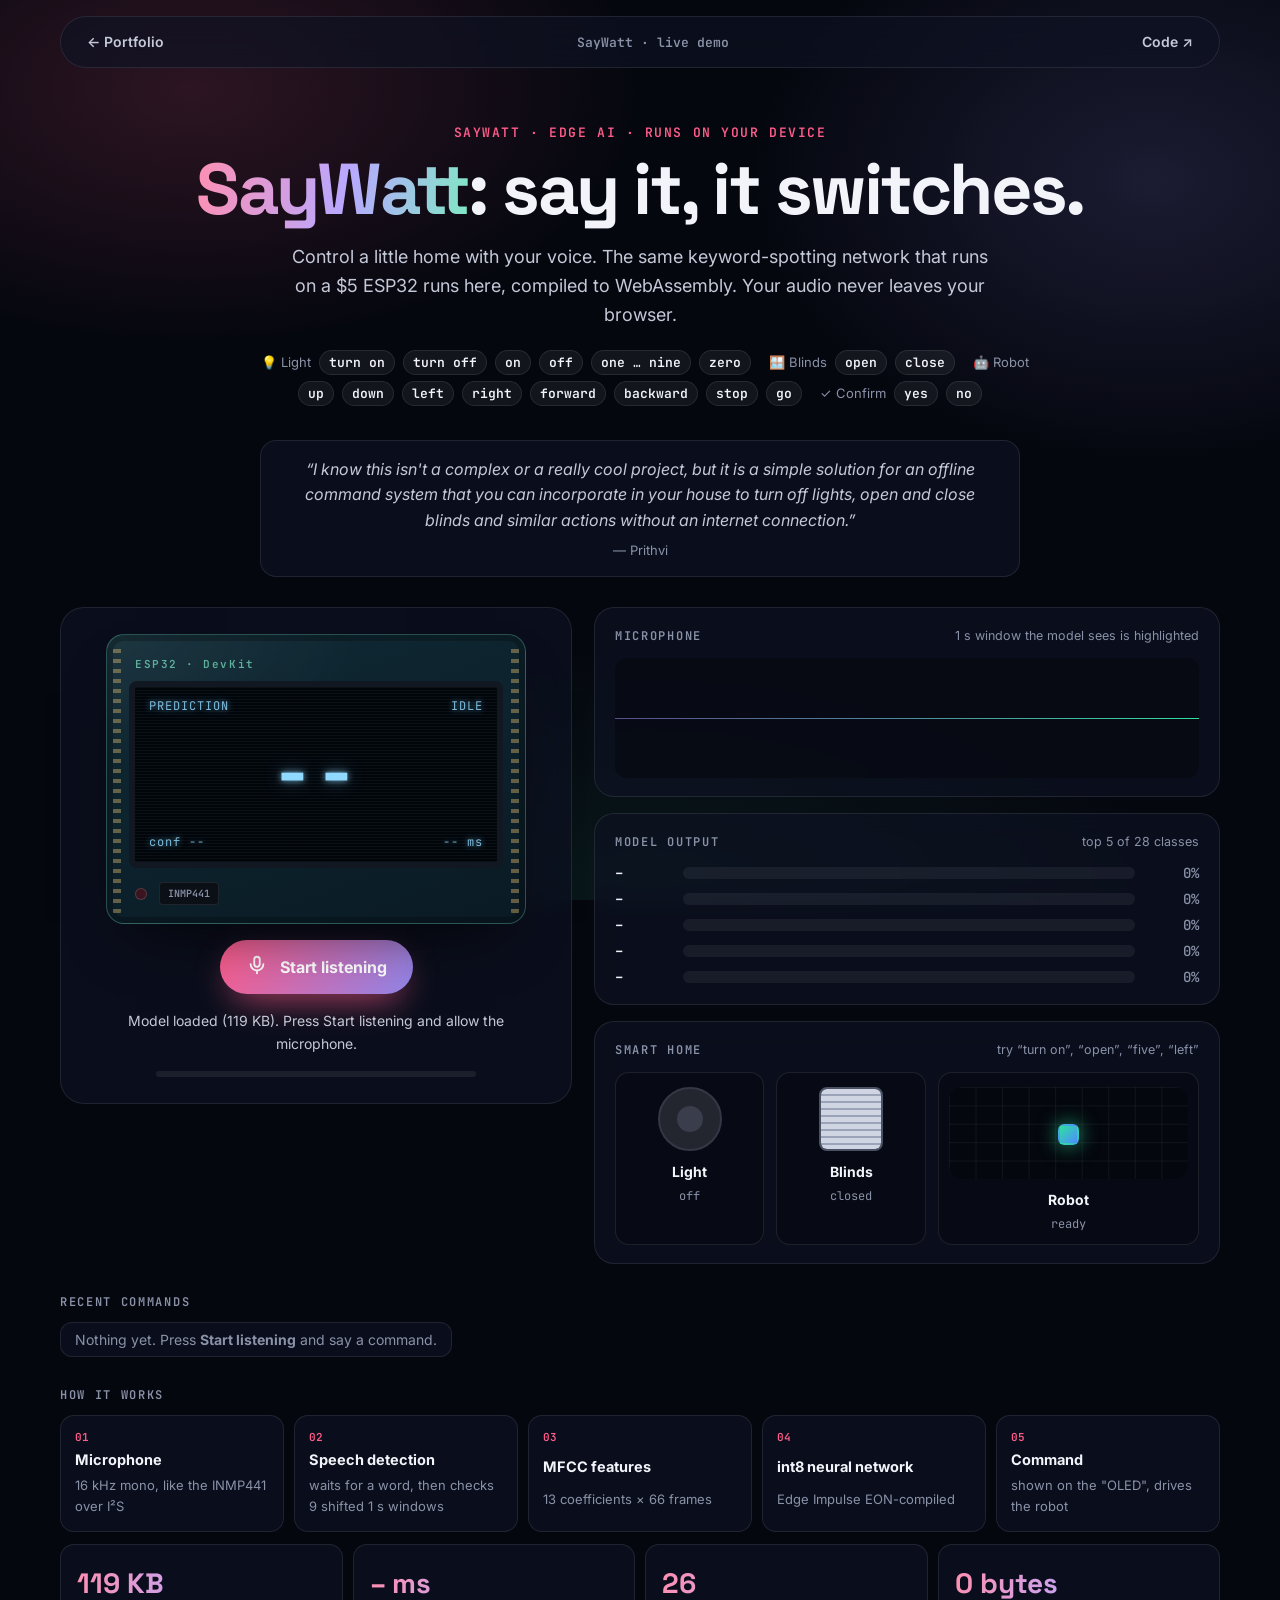
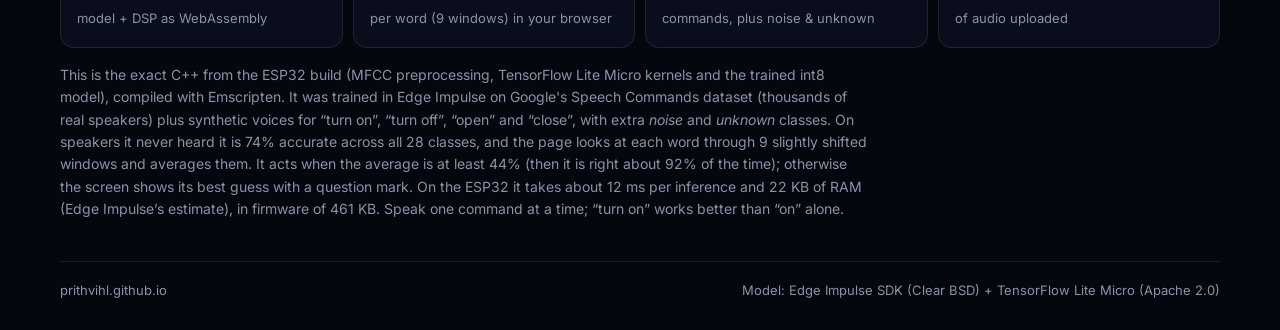
<file: voice/index.html>
<!doctype html>
<html lang="en">
  <head>
    <meta charset="utf-8" />
    <meta name="viewport" content="width=device-width, initial-scale=1" />
    <title>SayWatt · Offline voice commands · Live demo</title>
    <meta
      name="description"
      content="Talk to my ESP32 TinyML model: the same keyword-spotting network that runs on a microcontroller, compiled to WebAssembly and running in your browser."
    />
    <meta name="theme-color" content="#05070f" />
    <link
      rel="icon"
      href="data:image/svg+xml,%3Csvg xmlns='http://www.w3.org/2000/svg' viewBox='0 0 32 32'%3E%3Crect width='32' height='32' rx='8' fill='%23ff5c8a'/%3E%3Cpath d='M16 7a4 4 0 0 0-4 4v5a4 4 0 0 0 8 0v-5a4 4 0 0 0-4-4zM9 15a7 7 0 0 0 14 0M16 22v4' stroke='white' stroke-width='2.2' fill='none' stroke-linecap='round'/%3E%3C/svg%3E"
    />
    <link rel="preconnect" href="https://fonts.googleapis.com" />
    <link rel="preconnect" href="https://fonts.gstatic.com" crossorigin />
    <link
      rel="stylesheet"
      href="https://fonts.googleapis.com/css2?family=Inter:wght@400;500;600;700&family=Space+Grotesk:wght@500;600;700&family=JetBrains+Mono:wght@400;600;700&display=swap"
    />
    <link rel="stylesheet" href="voice.css" />
  </head>
  <body>
    <div class="bg" aria-hidden="true"></div>

    <header class="top">
      <a class="back" href="../#project/tinyml">← Portfolio</a>
      <span class="top-title">SayWatt · live demo</span>
      <a class="back" href="https://github.com/PrithviHL/SayWatt-Real-Time-Voice-Command-Recognition-on-ESP32" target="_blank" rel="noopener">Code ↗</a>
    </header>

    <main class="wrap">
      <section class="intro">
        <p class="eyebrow">SayWatt · Edge AI · runs on your device</p>
        <h1><span class="grad">SayWatt</span>: say it, it switches.</h1>
        <p class="lead">
          Control a little home with your voice. The same keyword-spotting network that runs on a $5 ESP32 runs here,
          compiled to WebAssembly. Your audio never leaves your browser.
        </p>
        <div class="cmds" aria-label="Commands it understands">
          <span class="grp">💡 Light</span><b>turn on</b><b>turn off</b><b>on</b><b>off</b><b>one … nine</b><b>zero</b>
          <span class="grp">🪟 Blinds</span><b>open</b><b>close</b>
          <span class="grp">🤖 Robot</span><b>up</b><b>down</b><b>left</b><b>right</b><b>forward</b><b>backward</b><b>stop</b><b>go</b>
          <span class="grp">✓ Confirm</span><b>yes</b><b>no</b>
        </div>
      </section>

      <blockquote class="why">“I know this isn't a complex or a really cool project, but it is a simple solution for an offline command system that you can incorporate in your house to turn off lights, open and close blinds and similar actions without an internet connection.”<span>— Prithvi</span></blockquote>

      <section class="stage">
        <!-- the "device" -->
        <div class="device">
          <div class="board">
            <div class="board-label">ESP32 · DevKit</div>
            <div class="oled" id="oled" aria-live="polite">
              <div class="oled-top"><span>PREDICTION</span><span id="oled-state">IDLE</span></div>
              <div class="oled-word" id="oled-word">--</div>
              <div class="oled-bottom"><span id="oled-conf">conf --</span><span id="oled-time">-- ms</span></div>
              <div class="scan" aria-hidden="true"></div>
            </div>
            <div class="pins" aria-hidden="true"></div>
            <div class="chip-row" aria-hidden="true">
              <span class="led" id="led"></span>
              <span class="mic-chip">INMP441</span>
            </div>
          </div>

          <button class="mic-btn" id="mic-btn" type="button">
            <span class="mic-icon" aria-hidden="true">
              <svg viewBox="0 0 24 24" width="22" height="22" fill="none" stroke="currentColor" stroke-width="2" stroke-linecap="round">
                <rect x="9" y="3" width="6" height="11" rx="3" /><path d="M5 11a7 7 0 0 0 14 0M12 18v3" />
              </svg>
            </span>
            <span id="mic-label">Start listening</span>
          </button>
          <p class="status" id="status">Loading the model…</p>
          <div class="meter" aria-hidden="true"><span id="meter"></span></div>
        </div>

        <!-- live panels -->
        <div class="panels">
          <div class="panel">
            <div class="panel-head"><h2>Microphone</h2><span class="hint" id="wave-hint">1 s window the model sees is highlighted</span></div>
            <canvas id="wave" height="120" aria-label="Live microphone waveform"></canvas>
          </div>

          <div class="panel">
            <div class="panel-head"><h2>Model output</h2><span class="hint">top 5 of 28 classes</span></div>
            <div class="bars" id="bars"></div>
          </div>

          <div class="panel">
            <div class="panel-head"><h2>Smart home</h2><span class="hint" id="home-hint">try “turn on”, “open”, “five”, “left”</span></div>
            <div class="home">
              <div class="dev lamp" id="lamp" aria-label="Light">
                <div class="bulb"><span></span></div>
                <b>Light</b><small id="lamp-state">off</small>
              </div>
              <div class="dev blinds" id="blinds" aria-label="Blinds">
                <div class="window"><div class="slats"></div></div>
                <b>Blinds</b><small id="blinds-state">closed</small>
              </div>
              <div class="dev robot" aria-label="Robot">
                <div class="playground" id="playground"><div class="bot on" id="bot"></div></div>
                <b>Robot</b><small id="robot-state">ready</small>
              </div>
            </div>
          </div>
        </div>
      </section>

      <section class="history-wrap">
        <h2 class="section-h">Recent commands</h2>
        <ol class="history" id="history"><li class="empty">Nothing yet. Press <b>Start listening</b> and say a command.</li></ol>
      </section>

      <section class="how">
        <h2 class="section-h">How it works</h2>
        <ol class="flow">
          <li><b>Microphone</b><span>16 kHz mono, like the INMP441 over I²S</span></li>
          <li><b>Speech detection</b><span>waits for a word, then checks 9 shifted 1 s windows</span></li>
          <li><b>MFCC features</b><span>13 coefficients × 66 frames</span></li>
          <li><b>int8 neural network</b><span>Edge Impulse EON-compiled</span></li>
          <li><b>Command</b><span>shown on the "OLED", drives the robot</span></li>
        </ol>
        <div class="facts">
          <div><b>119 KB</b><span>model + DSP as WebAssembly</span></div>
          <div><b id="fact-ms">– ms</b><span>per word (9 windows) in your browser</span></div>
          <div><b>26</b><span>commands, plus noise &amp; unknown</span></div>
          <div><b>0 bytes</b><span>of audio uploaded</span></div>
        </div>
        <p class="note">
          This is the exact C++ from the ESP32 build (MFCC preprocessing, TensorFlow Lite Micro kernels and the trained
          int8 model), compiled with Emscripten. It was trained in Edge Impulse on Google's Speech Commands dataset
          (thousands of real speakers) plus synthetic voices for “turn on”, “turn off”, “open” and “close”, with extra
          <i>noise</i> and <i>unknown</i> classes. On speakers it never heard it is 74% accurate across all 28 classes,
          and the page looks at each word through 9 slightly shifted windows and averages them. It acts when the
          average is at least 44% (then it is right about 92% of the time); otherwise the screen shows its best guess
          with a question mark. On the ESP32 it takes
          about 12 ms per inference and 22 KB of RAM (Edge Impulse’s estimate), in firmware of 461 KB. Speak one command at a time; “turn on” works better than “on” alone.
        </p>
      </section>
    </main>

    <footer class="foot">
      <a href="../">prithvihl.github.io</a>
      <span>Model: Edge Impulse SDK (Clear BSD) + TensorFlow Lite Micro (Apache 2.0)</span>
    </footer>

    <script type="module" src="voice.js"></script>
  </body>
</html>
</file>
<file: voice/voice.css>
:root {
  --bg: #05070f;
  --glass: rgba(14, 19, 36, 0.66);
  --line: rgba(255, 255, 255, 0.09);
  --line-strong: rgba(255, 255, 255, 0.18);
  --ink: #f2f4fa;
  --ink-2: #c4c9d8;
  --ink-3: #8a92a8;
  --blue: #4c8dff;
  --violet: #9085e9;
  --aqua: #2fe0a0;
  --pink: #ff5c8a;
  --oled: #8fd8ff;
  --grad: linear-gradient(100deg, #ff8fb1 0%, #b9a8ff 55%, #7fe8c4 100%);
  --ease: cubic-bezier(0.2, 0.8, 0.2, 1);
  --sans: "Inter", system-ui, -apple-system, "Segoe UI", sans-serif;
  --display: "Space Grotesk", "Inter", system-ui, sans-serif;
  --mono: "JetBrains Mono", ui-monospace, Menlo, Consolas, monospace;
  color-scheme: dark;
}
* {
  box-sizing: border-box;
}
body {
  margin: 0;
  background: var(--bg);
  color: var(--ink);
  font: 16px/1.6 var(--sans);
  -webkit-font-smoothing: antialiased;
  overflow-x: hidden;
}
a {
  color: inherit;
}
.bg {
  position: fixed;
  inset: 0;
  z-index: -1;
  background:
    radial-gradient(50% 40% at 15% 10%, rgba(255, 92, 138, 0.16), transparent 70%),
    radial-gradient(45% 45% at 90% 20%, rgba(144, 133, 233, 0.16), transparent 70%),
    radial-gradient(60% 40% at 50% 100%, rgba(47, 224, 160, 0.08), transparent 70%), var(--bg);
}
.top {
  display: flex;
  align-items: center;
  justify-content: space-between;
  gap: 12px;
  width: min(1160px, calc(100vw - 32px));
  margin: 16px auto 0;
  padding: 10px 16px;
  border: 1px solid var(--line);
  border-radius: 999px;
  background: var(--glass);
  backdrop-filter: blur(14px);
}
.back {
  text-decoration: none;
  font-weight: 600;
  font-size: 14px;
  color: var(--ink-2);
  padding: 4px 10px;
  border-radius: 999px;
}
.back:hover {
  color: var(--ink);
  background: rgba(255, 255, 255, 0.07);
}
.top-title {
  font: 600 13px var(--mono);
  color: var(--ink-3);
}
.wrap {
  width: min(1160px, calc(100vw - 32px));
  margin: 0 auto;
}
.intro {
  text-align: center;
  padding: 56px 0 34px;
}
.eyebrow {
  font: 600 13px var(--mono);
  letter-spacing: 0.12em;
  text-transform: uppercase;
  color: var(--pink);
  margin: 0 0 12px;
}
h1 {
  font-family: var(--display);
  font-size: clamp(38px, 6.4vw, 72px);
  line-height: 1;
  letter-spacing: -0.035em;
  margin: 0 0 18px;
}
.grad {
  background: var(--grad);
  -webkit-background-clip: text;
  background-clip: text;
  color: transparent;
}
.lead {
  color: var(--ink-2);
  font-size: 18px;
  max-width: 64ch;
  margin: 0 auto;
}
.lead b {
  color: var(--ink);
  font-family: var(--mono);
  font-weight: 600;
}

.why {
  margin: 0 auto 30px;
  max-width: 760px;
  padding: 16px 22px;
  border-radius: 16px;
  background: var(--glass);
  border: 1px solid var(--line);
  color: var(--ink-2);
  font-style: italic;
  text-align: center;
}
.why span {
  display: block;
  margin-top: 6px;
  font-style: normal;
  font-size: 13px;
  color: var(--ink-3);
}

.cmds {
  display: flex;
  flex-wrap: wrap;
  justify-content: center;
  align-items: center;
  gap: 6px 8px;
  max-width: 820px;
  margin: 20px auto 0;
}
.cmds .grp {
  font-size: 13px;
  color: var(--ink-3);
  margin-left: 10px;
}
.cmds b {
  font: 600 13px var(--mono);
  padding: 3px 9px;
  border-radius: 999px;
  background: rgba(255, 255, 255, 0.06);
  border: 1px solid var(--line);
}

/* ---- stage ------------------------------------------------------------ */
.stage {
  display: grid;
  grid-template-columns: minmax(0, 0.9fr) minmax(0, 1.1fr);
  gap: 22px;
  align-items: start;
}
.device {
  display: grid;
  justify-items: center;
  gap: 16px;
  padding: 26px;
  border-radius: 24px;
  background: var(--glass);
  border: 1px solid var(--line);
  backdrop-filter: blur(12px);
}
.board {
  position: relative;
  width: 100%;
  max-width: 420px;
  padding: 22px 22px 18px;
  border-radius: 18px;
  background:
    radial-gradient(120% 90% at 0% 0%, rgba(255, 255, 255, 0.06), transparent 50%),
    linear-gradient(160deg, #0f2a35, #0a1a24);
  border: 1px solid rgba(127, 232, 196, 0.25);
  box-shadow:
    inset 0 0 0 6px rgba(0, 0, 0, 0.25),
    0 30px 60px -30px rgba(0, 0, 0, 0.8);
}
.board::before,
.board::after {
  /* header pins */
  content: "";
  position: absolute;
  top: 8px;
  bottom: 8px;
  width: 8px;
  background: repeating-linear-gradient(transparent 0 6px, rgba(255, 210, 120, 0.6) 6px 10px);
  border-radius: 4px;
  opacity: 0.6;
}
.board::before {
  left: 6px;
}
.board::after {
  right: 6px;
}
.board-label {
  font: 600 11px var(--mono);
  letter-spacing: 0.14em;
  color: rgba(127, 232, 196, 0.7);
  margin: 0 0 10px 6px;
}
.oled {
  position: relative;
  aspect-ratio: 2 / 1;
  border-radius: 8px;
  background: #01060b;
  border: 6px solid #121821;
  padding: 10px 14px;
  display: grid;
  grid-template-rows: auto 1fr auto;
  font-family: var(--mono);
  color: var(--oled);
  text-shadow:
    0 0 6px rgba(143, 216, 255, 0.75),
    0 0 18px rgba(143, 216, 255, 0.35);
  overflow: hidden;
}
.oled-top,
.oled-bottom {
  display: flex;
  justify-content: space-between;
  font-size: 12px;
  letter-spacing: 0.08em;
  opacity: 0.85;
}
.oled-word {
  display: grid;
  place-items: center;
  font-size: clamp(42px, 7vw, 68px);
  font-weight: 700;
  letter-spacing: 0.04em;
  text-transform: uppercase;
  line-height: 1;
}
.oled-word.flash {
  animation: flash 0.6s var(--ease);
}
@keyframes flash {
  0% {
    transform: scale(1.25);
    filter: brightness(2);
  }
}
.oled.listening #oled-state {
  animation: blink 1s steps(1) infinite;
}
@keyframes blink {
  50% {
    opacity: 0.2;
  }
}
.scan {
  position: absolute;
  inset: 0;
  pointer-events: none;
  background: repeating-linear-gradient(rgba(255, 255, 255, 0.04) 0 1px, transparent 1px 3px);
}
.chip-row {
  display: flex;
  align-items: center;
  gap: 12px;
  margin: 14px 0 0 6px;
}
.led {
  width: 12px;
  height: 12px;
  border-radius: 50%;
  background: #3a1520;
  box-shadow: inset 0 0 0 1px rgba(255, 255, 255, 0.15);
  transition: all 0.25s;
}
.led.on {
  background: var(--pink);
  box-shadow: 0 0 14px var(--pink), 0 0 30px rgba(255, 92, 138, 0.6);
}
.mic-chip {
  font: 600 10px var(--mono);
  color: var(--ink-3);
  padding: 4px 8px;
  border-radius: 4px;
  background: #0b0f16;
  border: 1px solid var(--line);
}

.mic-btn {
  display: inline-flex;
  align-items: center;
  gap: 12px;
  padding: 14px 26px;
  border: 0;
  border-radius: 999px;
  font: 700 16px var(--sans);
  color: #fff;
  cursor: pointer;
  background: linear-gradient(120deg, #ff5c8a, #9085e9);
  box-shadow: 0 14px 36px -12px rgba(255, 92, 138, 0.8);
  transition:
    transform 0.2s var(--ease),
    filter 0.2s;
}
.mic-btn:hover {
  transform: translateY(-2px);
  filter: brightness(1.08);
}
.mic-btn:disabled {
  opacity: 0.5;
  cursor: default;
  transform: none;
}
.mic-btn.live {
  background: linear-gradient(120deg, #1d2a44, #2a2050);
  box-shadow: 0 0 0 0 rgba(255, 92, 138, 0.6);
  animation: ring 1.8s infinite;
}
@keyframes ring {
  70% {
    box-shadow: 0 0 0 16px rgba(255, 92, 138, 0);
  }
  100% {
    box-shadow: 0 0 0 0 rgba(255, 92, 138, 0);
  }
}
.status {
  margin: 0;
  color: var(--ink-2);
  font-size: 14px;
  text-align: center;
  min-height: 1.6em;
}
.status.err {
  color: #ff8fa8;
}
.meter {
  width: min(320px, 100%);
  height: 6px;
  border-radius: 3px;
  background: rgba(255, 255, 255, 0.07);
  overflow: hidden;
}
.meter span {
  display: block;
  height: 100%;
  width: 0;
  background: linear-gradient(90deg, var(--aqua), var(--pink));
  transition: width 0.06s linear;
}

/* ---- panels ------------------------------------------------------------ */
.panels {
  display: grid;
  grid-template-columns: minmax(0, 1fr);
  gap: 16px;
  min-width: 0;
}
.panel {
  min-width: 0;
  padding: 18px 20px;
  border-radius: 20px;
  background: var(--glass);
  border: 1px solid var(--line);
  backdrop-filter: blur(12px);
}
.panel-head {
  display: flex;
  align-items: baseline;
  justify-content: space-between;
  gap: 10px;
  flex-wrap: wrap;
  margin-bottom: 12px;
}
.panel h2,
.section-h {
  font: 600 12px var(--mono);
  letter-spacing: 0.14em;
  text-transform: uppercase;
  color: var(--ink-3);
  margin: 0;
}
.hint {
  font-size: 12.5px;
  color: var(--ink-3);
}
#wave {
  display: block;
  width: 100%;
  max-width: 100%;
  height: 120px;
  border-radius: 12px;
  background: rgba(0, 0, 0, 0.3);
}
.bars {
  display: grid;
  gap: 8px;
}
.bar {
  display: grid;
  grid-template-columns: 56px 1fr 52px;
  align-items: center;
  gap: 12px;
  font: 600 14px var(--mono);
}
.bar .track {
  height: 12px;
  border-radius: 6px;
  background: rgba(255, 255, 255, 0.06);
  overflow: hidden;
}
.bar .fill {
  height: 100%;
  width: 0;
  border-radius: 6px;
  background: linear-gradient(90deg, var(--violet), var(--blue));
  transition: width 0.45s var(--ease);
}
.bar.best .fill {
  background: linear-gradient(90deg, var(--pink), #ffb0c6);
  box-shadow: 0 0 14px rgba(255, 92, 138, 0.6);
}
.bar.best .name {
  color: var(--pink);
}
.bar .pct {
  text-align: right;
  color: var(--ink-3);
  font-weight: 500;
}
.home {
  display: grid;
  grid-template-columns: 0.8fr 0.8fr 1.4fr;
  gap: 12px;
}
.dev {
  display: grid;
  justify-items: center;
  align-content: start;
  gap: 4px;
  padding: 14px 10px 12px;
  border-radius: 14px;
  background: rgba(0, 0, 0, 0.25);
  border: 1px solid var(--line);
  text-align: center;
}
.dev b {
  font-size: 14px;
  margin-top: 6px;
}
.dev small {
  font: 12px var(--mono);
  color: var(--ink-3);
}
.bulb {
  --lvl: 0;
  width: 64px;
  height: 64px;
  border-radius: 50%;
  display: grid;
  place-items: center;
  background: #23262f;
  border: 2px solid #343846;
  transition: all 0.35s var(--ease);
}
.bulb span {
  width: 26px;
  height: 26px;
  border-radius: 50%;
  background: #3a3e4c;
  transition: all 0.35s var(--ease);
}
.lamp.on .bulb {
  background: rgba(255, 214, 102, calc(0.12 + var(--lvl) * 0.05));
  border-color: rgba(255, 214, 102, 0.8);
  box-shadow: 0 0 calc(10px + var(--lvl) * 6px) rgba(255, 214, 102, calc(0.25 + var(--lvl) * 0.07));
}
.lamp.on .bulb span {
  background: #ffe08a;
  box-shadow: 0 0 18px #ffd666;
}
.window {
  width: 64px;
  height: 64px;
  border-radius: 8px;
  overflow: hidden;
  border: 2px solid #4a5163;
  background: linear-gradient(#7cc4ff, #ffd9a0);
}
.slats {
  height: 100%;
  background: repeating-linear-gradient(#cfd5e3 0 5px, #9aa3b8 5px 7px);
  transition: height 0.7s var(--ease);
}
.blinds.open .slats {
  height: 12%;
}
.robot .playground {
  width: 100%;
  height: 92px;
}
.playground {
  position: relative;
  height: 170px;
  border-radius: 14px;
  background:
    linear-gradient(rgba(255, 255, 255, 0.05) 1px, transparent 1px) 0 0 / calc(100% / 9) calc(100% / 5),
    linear-gradient(90deg, rgba(255, 255, 255, 0.05) 1px, transparent 1px) 0 0 / calc(100% / 9) calc(100% / 5),
    rgba(0, 0, 0, 0.3);
  overflow: hidden;
}
.bot {
  position: absolute;
  width: calc(100% / 9);
  height: calc(100% / 5);
  display: grid;
  place-items: center;
  transition:
    left 0.45s var(--ease),
    top 0.45s var(--ease);
}
.bot::before {
  content: "";
  width: 62%;
  aspect-ratio: 1;
  border-radius: 30%;
  background: #2a2f3d;
  border: 2px solid #3d4457;
  transition: all 0.3s;
}
.bot.on::before {
  background: linear-gradient(135deg, var(--aqua), var(--blue));
  border-color: transparent;
  box-shadow: 0 0 20px rgba(47, 224, 160, 0.7);
}
.bot.bump::before {
  animation: bump 0.35s;
}
@keyframes bump {
  50% {
    transform: scale(0.8);
  }
}

/* ---- history / how ----------------------------------------------------- */
.history-wrap,
.how {
  margin-top: 30px;
}
.section-h {
  margin-bottom: 12px;
}
.history {
  list-style: none;
  margin: 0;
  padding: 0;
  display: flex;
  gap: 10px;
  flex-wrap: wrap;
}
.history li {
  padding: 8px 14px;
  border-radius: 12px;
  background: var(--glass);
  border: 1px solid var(--line);
  font: 600 14px var(--mono);
  animation: pop 0.4s var(--ease);
}
.history li small {
  color: var(--ink-3);
  font-weight: 400;
  margin-left: 6px;
}
.history li.unsure {
  color: var(--ink-3);
}
.history li.empty {
  font: 14px var(--sans);
  color: var(--ink-3);
  animation: none;
}
@keyframes pop {
  from {
    opacity: 0;
    transform: translateY(6px) scale(0.95);
  }
}
.flow {
  list-style: none;
  margin: 0;
  padding: 0;
  display: grid;
  grid-template-columns: repeat(5, minmax(0, 1fr));
  gap: 10px;
  counter-reset: s;
}
.flow li {
  position: relative;
  padding: 14px;
  border-radius: 14px;
  background: var(--glass);
  border: 1px solid var(--line);
  counter-increment: s;
  display: grid;
  gap: 4px;
}
.flow li::before {
  content: "0" counter(s);
  font: 600 11px var(--mono);
  color: var(--pink);
}
.flow li b {
  font-size: 14.5px;
}
.flow li span {
  font-size: 13px;
  color: var(--ink-3);
}
.facts {
  display: grid;
  grid-template-columns: repeat(4, minmax(0, 1fr));
  gap: 10px;
  margin-top: 12px;
}
.facts div {
  padding: 16px;
  border-radius: 14px;
  background: var(--glass);
  border: 1px solid var(--line);
}
.facts b {
  display: block;
  font-family: var(--display);
  font-size: 28px;
  background: var(--grad);
  -webkit-background-clip: text;
  background-clip: text;
  color: transparent;
}
.facts span {
  font-size: 13px;
  color: var(--ink-3);
}
.note {
  color: var(--ink-3);
  font-size: 14px;
  max-width: 90ch;
  margin: 16px 0 0;
}
.foot {
  width: min(1160px, calc(100vw - 32px));
  margin: 40px auto 30px;
  padding-top: 18px;
  border-top: 1px solid var(--line);
  display: flex;
  justify-content: space-between;
  gap: 12px;
  flex-wrap: wrap;
  font-size: 13px;
  color: var(--ink-3);
}
.foot a {
  text-decoration: none;
}

@media (max-width: 520px) {
  .home {
    grid-template-columns: 1fr 1fr;
  }
  .robot {
    grid-column: 1 / -1;
  }
}
@media (max-width: 900px) {
  .stage {
    grid-template-columns: 1fr;
  }
  .flow {
    grid-template-columns: 1fr 1fr;
  }
  .facts {
    grid-template-columns: 1fr 1fr;
  }
}
@media (max-width: 560px) {
  .top-title {
    display: none;
  }
  .intro {
    padding-top: 36px;
  }
  .device {
    padding: 18px;
  }
}
@media (prefers-reduced-motion: reduce) {
  *,
  *::before,
  *::after {
    animation: none !important;
    transition: none !important;
  }
}
</file>
